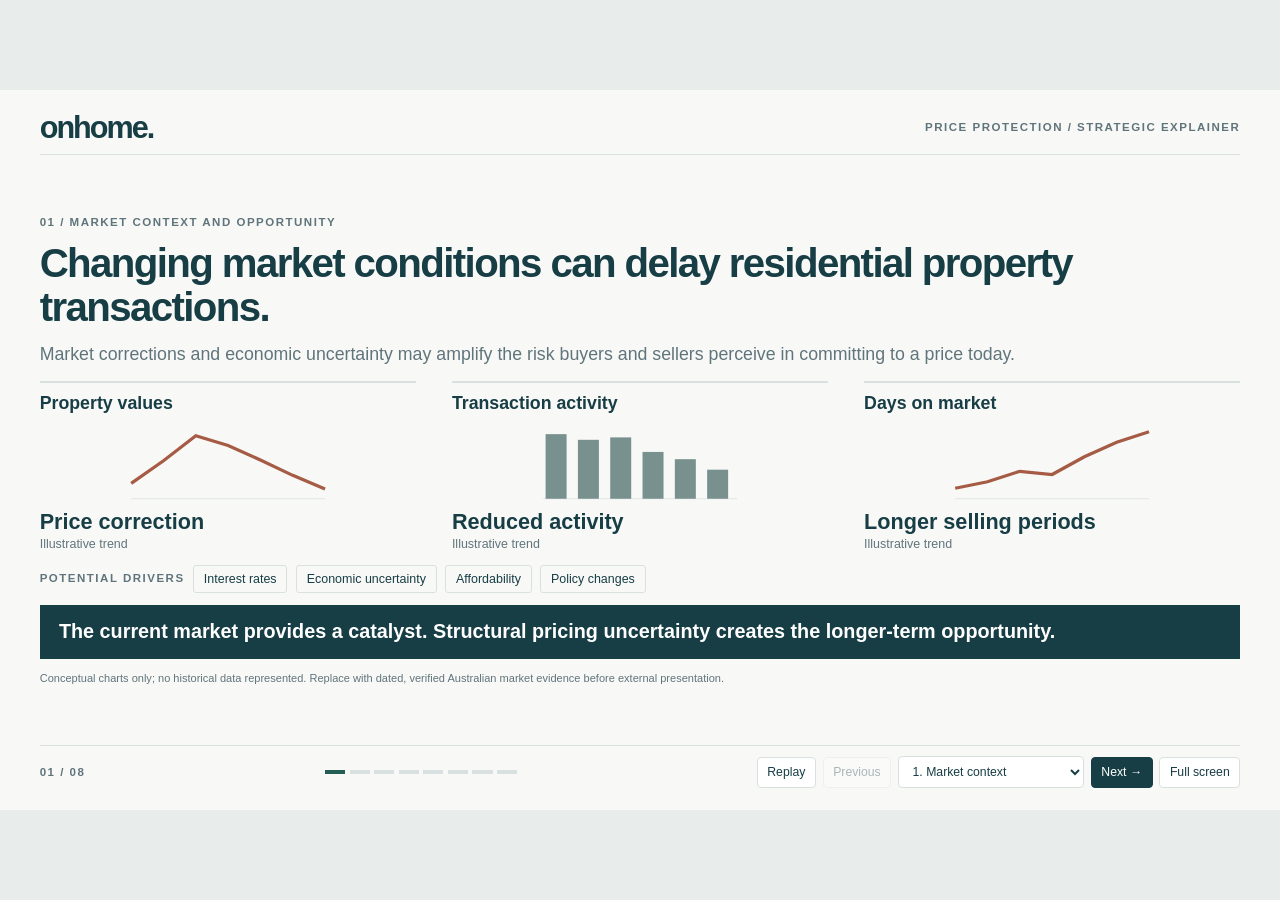
<file: index.html>
<!doctype html>
<html lang="en-AU"><head><meta charset="utf-8"><meta name="viewport" content="width=device-width,initial-scale=1"><title>OnHome | Price Protection</title>
<link rel="stylesheet" href="css/design-system.css?v=2"></head><body><main class="stage"><header><div class="brand">onhome.</div><div class="eyebrow">Price Protection / Strategic explainer</div></header><section class="content" id="content" aria-live="polite"></section><footer><span class="eyebrow" id="count"></span><div class="progress" id="progress" aria-hidden="true"></div><div class="nav"><button id="replay" title="Replay scene">Replay</button><button id="prev">Previous</button><select id="chapter" aria-label="Select chapter"></select><button class="primary" id="next">Next →</button><button id="full">Full screen</button></div></footer></main>
<script src="js/navigation.js?v=2" defer></script></body></html>
</file>
<file: css/design-system.css>
/* Shared presentation design system. All dimensions inside the stage scale with its actual width, not the browser width. */
:root {
  --ink:#173d45; --teal:#235d54; --muted:#60747b; --copper:#a65b45;
  --paper:#f8f9f7; --line:#d8e1df;
}
* { box-sizing:border-box; }
html,body { margin:0; min-height:100%; }
body { background:#e8edeb; color:var(--ink); font-family:Inter,Arial,sans-serif; display:grid; place-items:center; min-height:100dvh; }
.stage {
  width:min(100vw,177.7778dvh); height:min(100dvh,56.25vw);
  background:var(--paper); padding:min(1.7vw,3.0222dvh) min(3.1vw,5.5111dvh);
  display:grid; grid-template-rows:auto minmax(0,1fr) auto;
  overflow:hidden; container-type:size;
}
header,footer { display:flex; align-items:center; justify-content:space-between; gap:1.1cqw; min-width:0; }
header { padding-bottom:1cqw; border-bottom:1px solid var(--line); }
.brand { font-size:2.55cqw; line-height:1; font-weight:800; letter-spacing:-.065em; }
.eyebrow { font-size:.96cqw; line-height:1.3; letter-spacing:.13em; text-transform:uppercase; color:var(--muted); font-weight:700; }
.content { min-width:0; min-height:0; display:flex; flex-direction:column; justify-content:center; gap:1.05cqw; padding:1.15cqw 0; overflow:hidden; }
.content > * { flex-shrink:0; }
h1 { font-size:3.35cqw; line-height:1.09; letter-spacing:-.04em; margin:0; max-width:98%; font-weight:750; }
.sub { font-size:1.48cqw; line-height:1.37; color:var(--muted); margin:0; max-width:94%; }
.metrics { display:grid; grid-template-columns:repeat(3,minmax(0,1fr)); gap:3%; margin:.15cqw 0; }
.metric { border-top:2px solid var(--line); padding-top:.8cqw; min-width:0; animation:rise .65s both; }
.metric:nth-child(2) { animation-delay:.18s; }
.metric:nth-child(3) { animation-delay:.36s; }
.metric h2 { font-size:1.48cqw; line-height:1.2; margin:0 0 .3cqw; }
.metric svg { display:block; width:100%; height:7.4cqw; }
.metric strong { font-size:1.8cqw; line-height:1.15; display:block; margin-top:.3cqw; }
.metric small { color:var(--muted); font-size:1.04cqw; display:block; margin-top:.15cqw; }
.trace { stroke-dasharray:550; stroke-dashoffset:550; animation:draw 1.3s .3s forwards; }
.bar { transform-box:fill-box; transform-origin:bottom; animation:grow .8s both; }
.drivers { display:flex; align-items:center; gap:.7cqw; flex-wrap:wrap; }
.drivers span { padding:.48cqw .82cqw; border:1px solid var(--line); font-size:1.04cqw; border-radius:3px; }
.conclusion { background:var(--ink); color:white; padding:1.18cqw 1.6cqw; font-size:1.65cqw; line-height:1.28; font-weight:600; animation:rise .7s .85s both; }
.note { font-size:.92cqw; line-height:1.25; color:var(--muted); }
footer { border-top:1px solid var(--line); padding-top:.85cqw; }
button,select { font:inherit; font-size:1.02cqw; line-height:1.2; padding:.6cqw .8cqw; border:1px solid var(--line); background:white; color:var(--ink); border-radius:4px; cursor:pointer; }
button.primary { background:var(--ink); color:white; border-color:var(--ink); }
button:disabled { opacity:.35; cursor:default; }
button:focus-visible,select:focus-visible { outline:2px solid var(--teal); outline-offset:2px; }
.nav { display:flex; gap:.55cqw; align-items:center; }
.progress { display:flex; gap:.35cqw; flex:1; max-width:16cqw; }
.progress i { height:4px; background:var(--line); flex:1; }
.progress i.active { background:var(--teal); }
.placeholder { border:1px solid var(--line); padding:5%; background:white; color:var(--muted); }
@keyframes draw { to {stroke-dashoffset:0} }
@keyframes grow { from {transform:scaleY(0)} to {transform:scaleY(1)} }
@keyframes rise { from {opacity:0;transform:translateY(8px)} to {opacity:1;transform:translateY(0)} }
@media(prefers-reduced-motion:reduce) { *,*::before,*::after {animation:none!important} .trace {stroke-dashoffset:0} }
@media(max-aspect-ratio:4/3) {
  .stage { width:100%; height:auto; min-height:100dvh; padding:5%; overflow:visible; container-type:inline-size; grid-template-rows:auto 1fr auto; }
  .content { gap:16px; padding:24px 0; overflow:visible; }
  .brand {font-size:30px} .eyebrow {font-size:10px}
  h1 {font-size:clamp(25px,5cqw,44px)} .sub {font-size:15px}
  .metrics {gap:12px} .metric h2 {font-size:14px} .metric svg {height:12cqw}
  .metric strong {font-size:15px} .metric small {font-size:11px}
  .drivers {gap:6px} .drivers span {font-size:12px;padding:6px 8px}
  .conclusion {font-size:17px;padding:16px} .note {font-size:11px}
  header,footer {flex-wrap:wrap;gap:12px;padding-block:12px}
  .nav {flex-wrap:wrap;gap:6px} button,select {font-size:12px;padding:8px}
}
@media(max-width:500px) {
 .metrics {grid-template-columns:1fr}
 .metric svg {height:70px}
}
</file>
